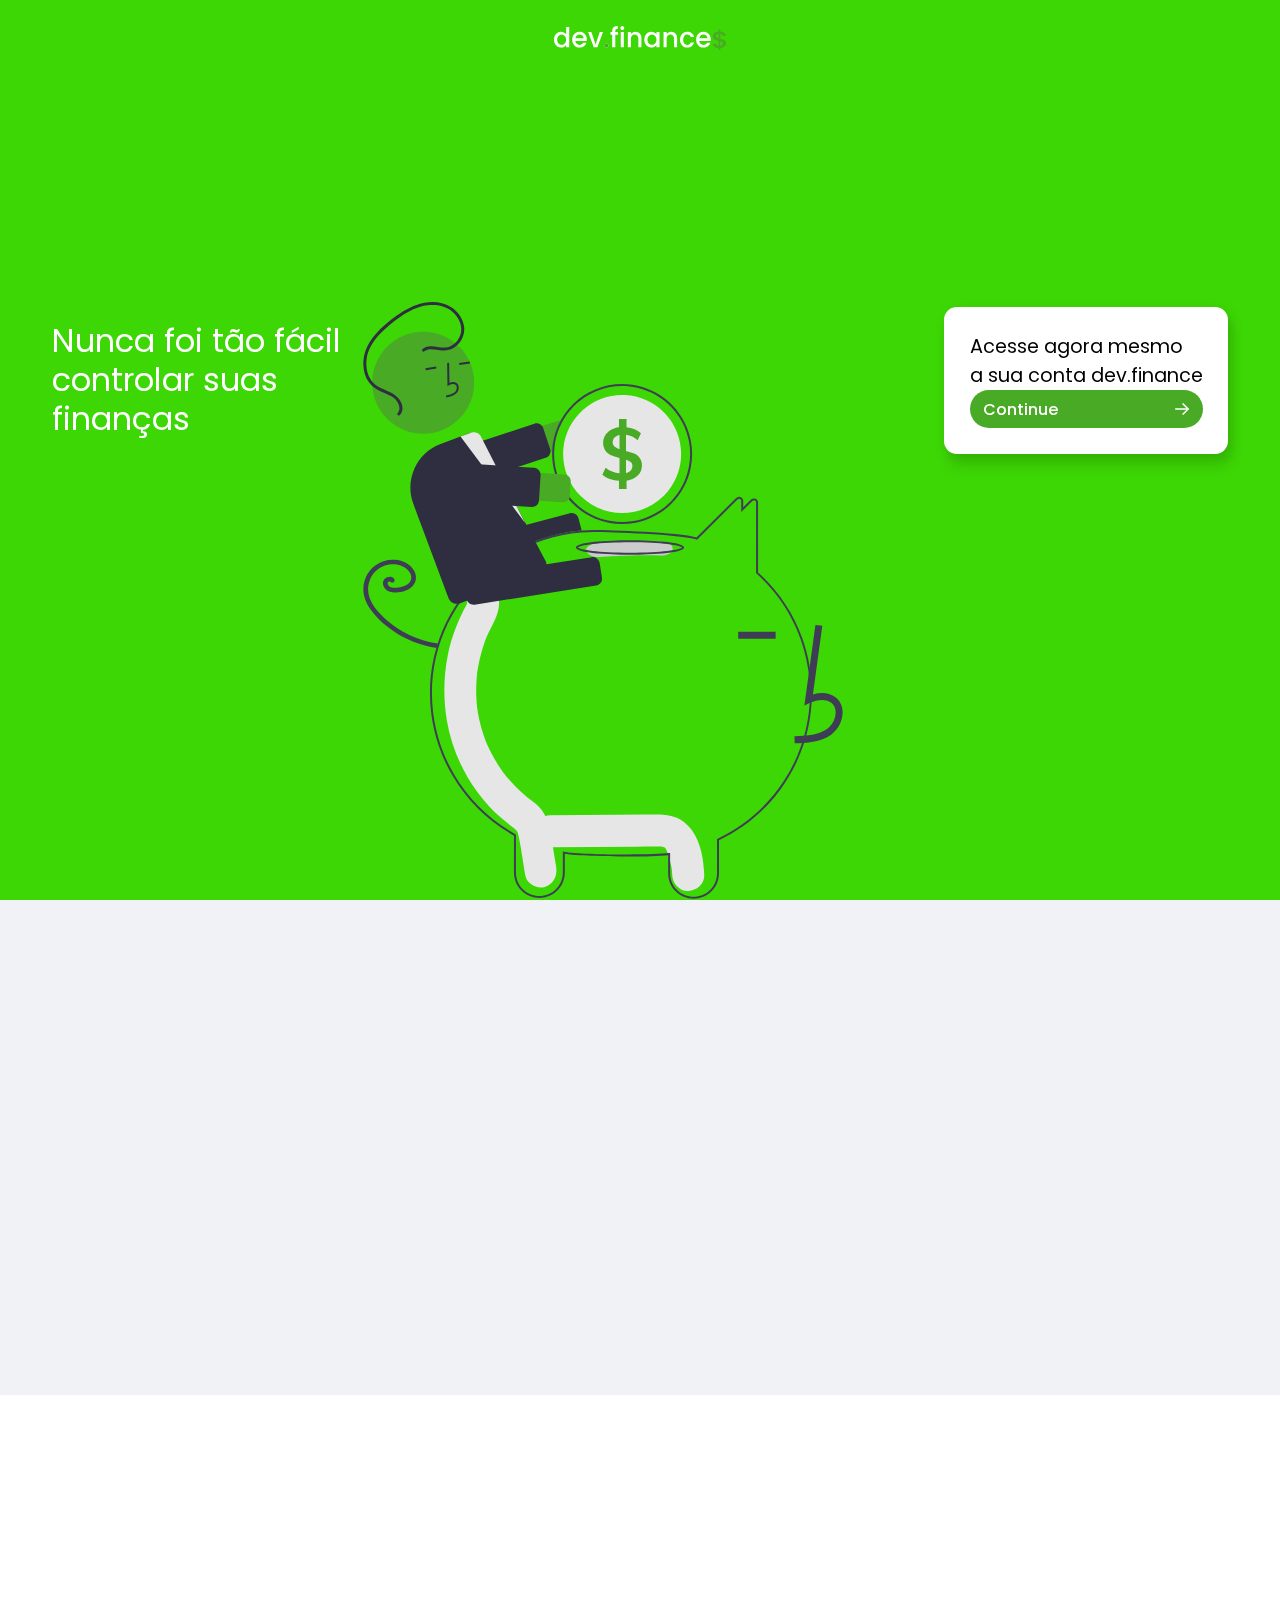
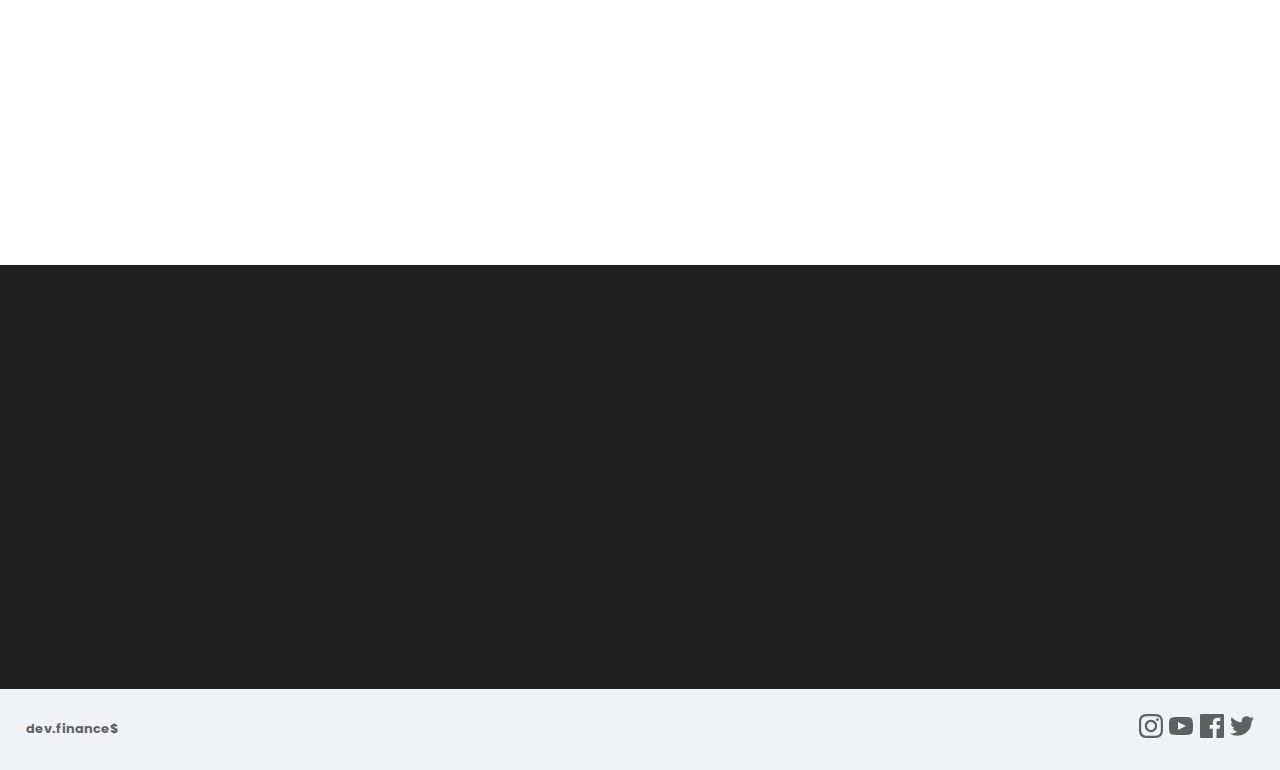
<file: index.html>
<!DOCTYPE html>
<html lang="pt-br">

<head>
  <link rel="preconnect" href="https://fonts.gstatic.com" crossorigin />
  <meta charset="UTF-8">
  <meta name="viewport" content="width=device-width, initial-scale=1.0">
  <link rel="preconnect" href="https://fonts.gstatic.com">
  
  <link
  href="https://fonts.googleapis.com/css2?family=Poppins:ital,wght@0,100;0,400;0,700;1,100;1,400;1,700&display=swap"
  rel="stylesheet">
  

  <link rel="stylesheet" href="styles/style.css">

  <link rel="stylesheet" href="styles/style.css" />


  <link href="https://unpkg.com/aos@2.3.1/dist/aos.css" rel="stylesheet">
  
  <title>dev.finance</title>

</head>

<body>
  <div class="bank">
    <main>
      <section class="hero">
        <header data-aos="fade-down">
          <img src="assets/logo.svg" alt="Logo">
        </header>
        <div class="hero-items" data-aos="fade-up">
          <div class="hero-item-1">
            <p>Nunca foi tão fácil </br>controlar suas</br> finanças</p>
          </div>
          <div class="hero-item-2" data-aos="fade-up">
            <p> Acesse agora mesmo </br> a sua conta dev.finance</p>
            <a href="balance">
              Continue
              <img src="./assets/arrow.svg" alt="">
            </a>
          </div>
        </div>
      </section>

      <section class="details">
        <div class="info" data-aos="fade-rigth">
          <h3> Seu controle </br> financeiro na palma</br> da sua mão</h3>
          <p>
            Lorem ipsum dolor sit, amet consectetur adipisicing elit. Voluptate tempora corrupti non laborum esse ea
            vero at neque dolorem explicabo tenetur, ut sunt ducimus eos architecto distinctio atque repellat deserunt.
          </p>
        </div>
        <div class="ilustration" data-aos="fade-left">
          <img src="./assets/budgetting.svg" alt="">
        </div>
      </section>

      <section class="depoiment">
        <h3 data-aos="zoom-out">Transformando a vida de milhões de clientes</h3>
        <div class="box " data-aos="zoom-out">
          <img src="./assets/quote.svg" alt="">
          <p>
            Sempre utilizei planilhas eletrônicas para realizar o controle das minhas finanças, porém, acabava deixando
            de lado pela dificuldade de manter tudo atualizado. Com o dev.finance, em 5 minutos consigo atualizar tudo o
            que aconteceu no dia e tirar insights das visões e gráficos que são gerados.
          </p>
          <div class="person">
            <img src="./assets/user.svg" alt="">
            <p>Roberto Silva</p>
          </div>
          <div class="controls">
            <button class="back">
              <img src="./assets/arrow-left.svg" alt="">
            </button>
            <button class="next">
              <img src="./assets/arrow-right.svg" alt="">
            </button>
          </div>
        </div>
      </section>

      <section class="dark-mode-exibition">
        <div class="image" data-aos="fade-right">
          <img src="./assets/mockup.png" alt="Dark Mode">
        </div>
        <div class="info" data-aos="fade-left">
          <h3>Diponível em modo noturno</h3>
          <p>
            Lorem ipsum dolor sit amet consectetur adipisicing elit. Ab, aliquid exercitationem at ipsam ullam
            voluptatum dignissimos quia consequatur tempora animi dolores maiores itaque distinctio blanditiis delectus,
            officiis, facere libero minima!
          </p>
          <ul>
              <li>
                <img src="./assets/check.svg" alt="">
                Economia de Bateria
              </li>
            <li>
              <img src="./assets/check.svg" alt="">
              Saúde Visual 
            </li>
            <li>
              <img src="./assets/check.svg" alt="">
              Acessibilidade
            </li>
          </ul>
        </div>
      </section>
    </main>

    <footer>
      <p>dev.finance$</p>
      <ul class="social">      
      <li>
        <a href="#"><img src="./assets/instagram.svg" alt="dev finance instagram"></a>
      </li>
      <li>
        <a href="#"><img src="./assets/youtube.svg" alt="dev finance youtube"></a>
      </li>
      <li>
        <a href="#"><img src="./assets/facebook.svg" alt="dev finance facebook"></a>
      </li>
      <li>
        <a href="#"><img src="./assets/twitter.svg" alt="dev finance twitter"></a>
      </li>
    </ul>
    </footer>
  </div>

  <script src="script.js"></script>
  <script src="https://unpkg.com/aos@2.3.1/dist/aos.js"></script>
  <script>
    AOS.init();
  </script>
</body>

</html>
</file>
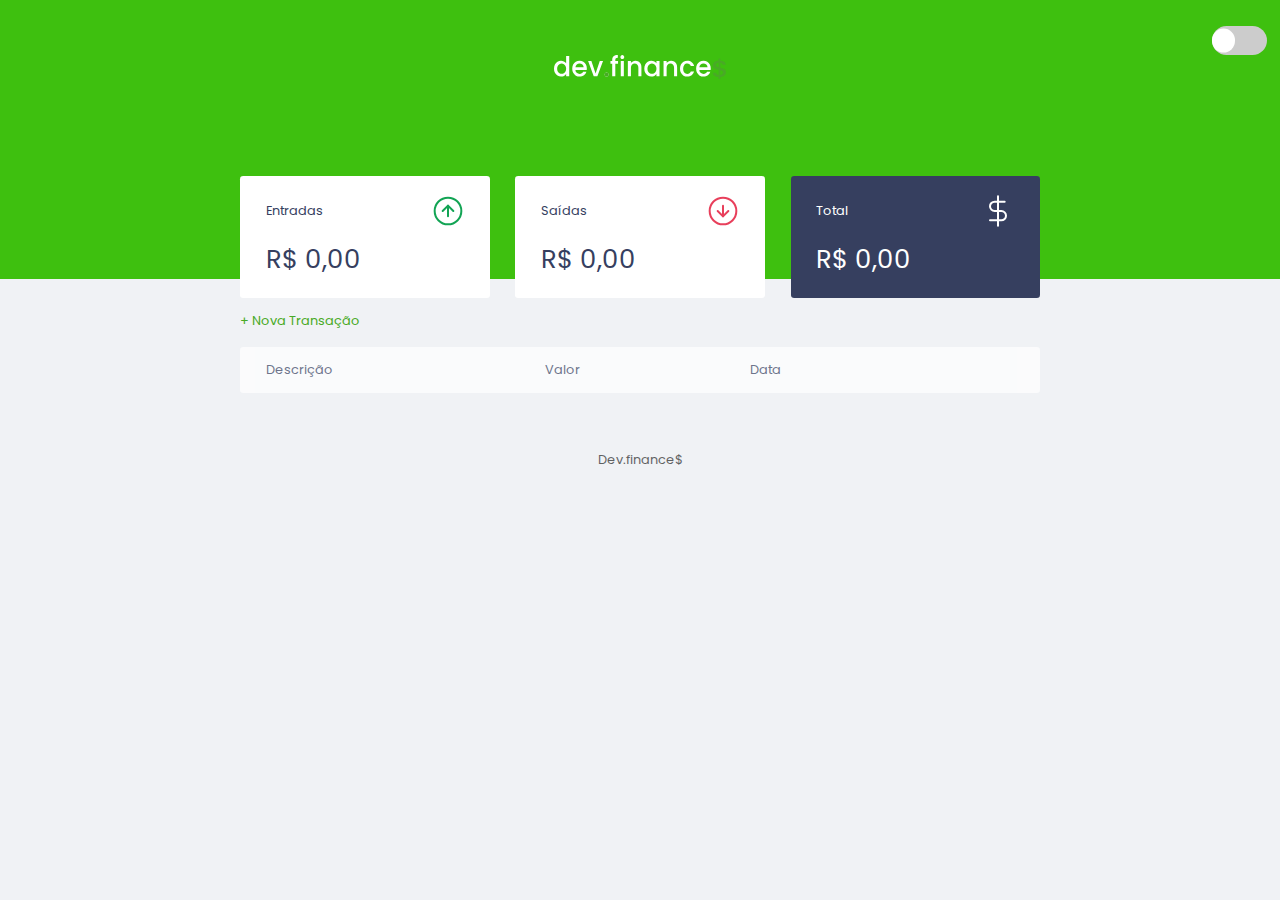
<file: balance/index.html>
<!DOCTYPE html>
<html lang="pt-br">
  <head>
    <link rel="preconnect" href="https://fonts.gstatic.com" crossorigin />
    <meta charset="UTF-8" />
    <meta http-equiv="X-UA-Compatible" content="IE=edge" />
    <meta name="viewport" content="width=device-width, initial-scale=1.0" />
    
    <title>dev.finance</title>

    <link rel="stylesheet" href="../styles/styleBalance.css" />

    <link
      href="https://fonts.googleapis.com/css2?family=Poppins:wght@100;200;400;700&display=swap"
      rel="stylesheet"
    />
  </head>
  <body>
    <header> 
      <div class="theme-switch-wrapper">
        <label for="checkbox" class="theme-switch" >
          <input type="checkbox" id="checkbox">
          <div class="slider round">
          </div>
        </label>    
      </div>
      <img src="../assets/logo.svg" alt="Logo Dev.finance">
    </header>

    <main class="container">
      <section id="balance">
        <h2 class="sr-only">Balanço</h2>
        <div class="card">
            <h3>
              <span>Entradas</span> 
             <img src="../assets/income.svg" alt="Image de entradas">
            </h3>
            <p id="incomeDisplay">R$ 0,00</p>
        </div>
        
        <div class="card">
          <h3>
            <span>Saídas</span>
            <img src="../assets/expense.svg" alt="Image de saidas">
          </h3>
            <p id="expenseDisplay">R$ 0,00</p>
        </div>
        
        <div class="card total">
          <h3>
            <span>Total</span>
            <img src="../assets/total.svg" alt="Image de total">
          </h3>
            
            <p id="totalDisplay">R$ 0,00</p>
        </div>
      </section>

      <section id="transaction">
            <h2 class="sr-only">Transações</h2>
            <a href="#" onclick="Modal.open()" class="button new">+ Nova Transação</a>
        <table id="data-table">
          <thead>
            <tr>
              <th>Descrição</th>
              <th>Valor</th>
              <th>Data</th>
              <th></th>
            </tr>
          </thead>
          <tbody>

          </tbody>
        </table>
      </section>
    </main>


    <div class="modal-overlay">
      <div class="modal">
        <div id="form">
          <h2>Nova Transação</h2>
          <form action="" onsubmit="Form.submit(event)">
              <div class="input-group">
                <label class="sr-only" for="description">Descrição</label>
                <input 
                type="text" 
                id="description" 
                name="description"
                placeholder="Descrição"
                />
              </div>
              <div class="input-group">
                <label class="sr-only" for="amount">Valor</label>
                <input 
                type="number"
                step="0.01" 
                id="amount" 
                name="amount"
                placeholder="0,00"
                />
                <small class="help">Use o sinal - (negativo) para despesas e , (vírgula) para casas decimais</small>
              </div>

              <div class="input-group">
                <label class="sr-only" for="date">Data</label>
                <input 
                type="date" 
                id="date" 
                name="date"
                placeholder="Data"
                />
              </div>

              <div class="input-group actions">
                <a href="#" onclick="Modal.close()" class="button cancel">Cancelar</a>
                <button>Salvar</button>
              </div>
          </form>
        </div>
      </div>
    </div>

    <footer>
      <p>Dev.finance$</p>
    </footer>

    <script src="./scripts.js" ></script>
  </body>
</html>
</file>
<file: styles/style.css>
:root {
  --green: #49aa26;
  --light-green: #3dd705;
  --red: #e92929;
  --bg-header: #2D4A22;
  --bg-color: #f0f2f5;
  --font-color: #363f5f;
  --secondary-color: white;
  --transition-delay: 0.4s;
  --cancel-color: var(--red);
  --primary-color: var(--green);
}

*, ::after, ::before {
  margin: 0;
  padding: 0;
  box-sizing: border-box;
}

html {
  font-size: 80.5%;
}

body {
  background: var(--bg-color);
  font-family: "Poppins", sans-serif;
}




.rotate-scale-down-over {
  animation: rotate-scale-down-over 0.65s linear both infinite;
}


@keyframes rotate-scale-down-over {
  0% {
    transform: scale(1) rotateY(0);
  }
  50% {
    transform: scale(0.5) rotateY(180deg);
  }
  100% {
    transform: scale(1) rotateY(360deg);
  }
}

.bank .hero {
  background: var(--light-green);
  height: 100vh;
  background-image: url("../assets/bg-hero.svg");
  background-position: bottom center;
  background-repeat: no-repeat;
}


.bank header {
  background: none;
  padding: 2rem;
  text-align: center;
}

.bank .hero-items {
  margin: 25vh 4rem;
  display: flex;
  justify-content: space-between;
  align-items: center;
  flex-direction: row;
}

.bank .hero-items .hero-item-1 {
  display: inline-block;
  text-align: left;
}

.bank .hero-items .hero-item-1 p {
  color: white;
  font-weight: 400;
  font-size: 2.5rem;
  line-height: 3rem;
}

.bank .hero-items .hero-item-2 {
  display: inline-block;
  background: white;
  border-radius: 1rem;
  box-shadow: 0.25rem 0.25rem 1rem rgba(0, 0, 0, 0.1), 0.25rem 1rem 1rem rgba(0, 0, 0, 0.1);
  padding: 2rem;
}
.bank .hero-items .hero-item-2 p {
  font-size: 1.5rem;
  padding: -bottom 2 rem;
}
.bank .hero-items .hero-item-2 a {
  cursor: pointer;
  text-decoration: none;
  border-radius: 10rem;
  border: none;
  padding: 0.5rem 1rem;
  font-size: 1.25rem;
  font-weight: 500;
  text-align: left;
  color: white;
  width: 100%;
  background: var(--primary-color);
  display: flex;
  justify-content: space-between;
  align-items: center;
  flex-direction: row;
  transition: background 0.3s ease-in-out;
}
.bank .hero-items .hero-item-2 a:hover {
  background: var(--light-green);
}
.bank .details {
  padding: 4rem;
  display: flex;
  justify-content: center;
  align-items: center;
  flex-direction: row;
  flex-wrap: wrap;
  max-width: 100vw;
  overflow: hidden;
}
.bank .details .info {
  color: #404040;
  flex: 1 1 30rem;
}
.bank .details .info h3 {
  font-size: 3.5rem;
}
.bank .details .info p {
  font-size: 1.25rem;
}
.bank .details .ilustration {
  flex: 1 1 30rem;
  text-align: right;
}
.bank .details .ilustration img {
  max-width: 40rem;
}
.bank .depoiment {
  background: white;
  display: flex;
  justify-content: center;
  align-items: center;
  flex-direction: column;
  padding: 4rem 0;
}
.bank .depoiment h3 {
  font-size: 2.25rem;
  padding-bottom: 2rem;
  text-align: center;
}
.bank .depoiment .box {
  position: relative;
  background: var(--light-green);
  padding: 2rem;
  border-radius: 2rem;
  color: white;
  max-width: 40rem;
  max-height: 40rem;
}
.bank .depoiment .box img {
  min-width: 3rem;
}
.bank .depoiment .box p {
  font-size: 1.25rem;
}
.bank .depoiment .box .person {
  display: flex;
  justify-content: flex-start;
  align-items: center;
  flex-direction: row;
  padding-top: 1rem;
}
.bank .depoiment .box .person P {
  padding-left: 1rem;
}

.bank .depoiment .box .controls {
  position: absolute;
  bottom: 2rem;
  right: 2rem;
  display: flex;
  justify-content: center;
  align-items: center;
  flex-direction: row;
}

.bank .depoiment .box .controls button {
  background: none;
  border: none;
  outline: none;
}

.bank .depoiment .box .controls button img {
  -o-object-fit: contain;
     object-fit: contain;
  width: 2rem;
  height: 2rem;
}

.bank .dark-mode-exibition {
  padding: 4rem;
  display: flex;
  justify-content: center;
  align-items: center;
  flex-direction: row;
  flex-wrap: wrap;
  background: #202020;
  max-width: 100vw;
  overflow: hidden;
}

.bank .dark-mode-exibition .image {
  flex: 1 1 36rem;
  text-align: center;
}

.bank .dark-mode-exibition .image img {
  max-width: 40rem;
}

.bank .dark-mode-exibition .info {
  flex: 1 1 18rem;
  display: flex;
  justify-content: center;
  align-items: flex-start;
  flex-direction: column;
  color: white;
}

.bank .dark-mode-exibition .info h3 {
  font-size: 2.5rem;
}

.bank .dark-mode-exibition .info p {
  opacity: 0.8rem;
  font-size: 1.25rem;
}

.bank .dark-mode-exibition .info ul {
  list-style: none;
  padding: 2 rem 0;
  line-height: 2rem;
  font-size: 1.25rem;
  font-weight: 700;
}

.bank footer {
  display: flex;
  justify-content: space-between;
  align-items: center;
  flex-direction: row;
  padding: 2rem;
  font-weight: bold;
  opacity: 0.6;
 
}


.bank footer .social {
  list-style: none;
  display: flex;
  justify-content: space-between;
  align-items: center;
  flex-direction: row;
  }

.bank footer .social li {
  padding-left: 0.5rem;
}

.bank footer .social a {
  cursor: pointer;
}

@media (max-width: 1150px) {
  .bank .hero {
    background-position: right center;
  }
  .bank .hero .hero-items {
    margin: 2rem 2rem;
    display: flex;
    justify-content: center;
    align-items: center;
    flex-direction: column;
  }
  .bank .hero .hero-items .hero-item-1 {
    margin-bottom: 2rem;
  }
  .bank .hero .hero-items .hero-item-1 p {
    text-align: center;
    font-size: 2rem;
  }
}

@media (max-width: 600px) {
  .bank .details .info h3 {
    font-size: 2.5rem;
    padding-bottom: 1rem;
  }
  .bank .dark-mode-exibition .image {
    display: none;
    visibility: hidden;
  }
}

.theme-switch-wrapper {
  align-self: flex-end;
  padding-right: 1rem;
  display: flex;
  align-items: center;
}

.theme-switch {
  display: inline-block;
  height: 2.3rem;
  position: relative;
  width: 4.3rem;
}

.theme-switch input {
  display: none;
}

.slider {
  cursor: pointer;
  position: absolute;
  top: 0;
  bottom: 0;
  left: 0;
  right: 0;
  transition: 0.4s;
  background-color: #ccc;
  border-radius: 34px;
}

.slider::before {
  content: "";
  position: absolute;
  left: 0.25rem;
  bottom: 50%;
  transform: translateY(50%);
  height: 1.8rem;
  width: 1.8rem;
  background-color: #fff;
  transition: 0.4s;
  border-radius: 50%;
}

input:checked + .slider {
  background-color: var(--green);
}

input:checked + .slider:before {
  transform: translate(2rem, 50%);
}/*# sourceMappingURL=style.css.map */
</file>
<file: styles/styleBalance.css>
:root {
  --dark-blue: #363f5f;
  --green: #49AA26;
  --red: #e92929;
  --light-green: #3dd705;
  --bg-header: #3ec00f;
  --bg-color: #f0f2f5;
  --font-color: #363f5f;
  --primary-color: var(--green);
  --secondary-color: white;
  --cancel-color: var(--red);

  font-size: 80.5%;
  --transition-delay: 0.4s;
}

*,::after , ::before {  
  margin: 0;
  padding: 0;
  box-sizing: border-box;
}

[data-theme="dark"]{
  --bg-header: #121214;
  --bg-color: #202024;
  --secondary-color: #1c1c1c;
  --font-color: white;
  
}

html{
  font-size: 93.75%; /* 15px */
}

body {
  background: var(--bg-color);
  font-family: "Poppins", sans-serif;
}

.sr-only{
  position: absolute;
  width: .1rem;
  height: .1rem;
  padding: 0;
  margin: -1px;
  overflow: hidden;
  clip: rect(0, 0, 0, 0);
  white-space: nowrap;
  border-width: 0;
}

.container {
  width: min(90vw, 800px);
  margin: auto;
}

h2 {
  margin-top: 3.2rem;
  margin-bottom: 0.8rem;
  color: var(--dark-blue);

  font-weight: normal;
}

a {
  text-decoration: none;
  color: var(--link-color);
}

a:hover {
  color: var(--link-hover);
}

button{
  width: 100%;
  height: 50px;

  border: none;
  border-radius: 0.25rem;

  color: var(--secondary-color);
  background-color: var(--green);
  
  cursor: pointer;
}

button:hover{
  background:#53be2c;
  opacity: 1;
  transition: all 0.5s ease;

}

.button.new {
  display: inline-block;
  margin-bottom: .8rem;
  color: var(--green);
}

.button.cancel{
  color: var(--red);
  border: 2px solid var(--red);
  border-radius: 0.25rem;
  
  height: 3.5rem;
  
  display: flex;
  justify-content: center;
  align-items: center;

  opacity: 0.6;
}

.button.cancel:hover{
  opacity: 1;
  transition: all 0.5s ease;
}


header {
  background: var(--bg-header);
  padding: 2rem 0 15rem;
  text-align: center;
}

#logo {
  color:var(--secondary-color);
  font-weight: 100;
}

#balance {
  margin-top: -8rem;
}

#balance h2 {
  color: var(--secondary-color);
  margin-top: 0;
}

.card {
  background: var(--secondary-color);
  padding: 1.5rem 2rem;
  margin-bottom: 1rem;  
  border-radius: 0.25rem;
  transition:  transform 0.3s;
  color: var(--font-color);
}

.card:hover {
  transform: scale(1.1);
}

.card h3 {
  font-weight: normal;
  font-size: 1rem;

  display: flex;
  align-items: center;
  justify-content: space-between;
}

.card p {
  font-size: 2rem;
  line-height: 3rem;

  margin-top: 1rem;
}

.card.total {
  background: var(--dark-blue);
  color: white;
}


#transaction{
  display: block;
  width: 100%;
  overflow-x: auto;
}

#data-table {
  width: 100%;
  border-spacing: 0 0.5rem;
  color: var(--font-color);
}

table thead tr th:first-child,
table tbody tr td:first-child {
  border-radius: 0.25rem 0 0 0.25rem;
}

table thead tr th:last-child,
table tbody tr td:last-child {
  border-radius: 0 0.25rem 0.25rem 0;
}

table thead th {
  background: var(--secondary-color);
  font-weight: normal;
  padding: 1rem 2rem;
  text-align: left;
}

table tbody td {
  background: var(--secondary-color);
  padding: 1rem 2rem;
}

table tr {
  opacity: 0.7;
}

table tbody tr:hover {
  opacity: 1;
  transition: all 0.5s ease;
}

td.description {
  color:black;
}

td.income {
  color: var(--green);
}

td.expense {
  color: var(--red);
}


.modal-overlay{
  width: 100%;
  height: 100%;

  background-color: rgba(0, 0, 0, .7);

  position: fixed;
  top: 0;


  display: flex;
  justify-content: center;
  align-items: center;

  opacity: 0;
  visibility: hidden;

  z-index: 2;
}

.modal-overlay.active{
  opacity: 1;
  visibility: visible;
}

.modal{
  background-color: var(--bg-color);
  padding: 2.4rem;
  border-radius: 1rem;

  position: relative;
  z-index: 999;
}


#form{
  max-width: 500px;
}

#form h2{
  margin-top: 0;
}

#form form input{
  border: none;
  border-radius: 0.2rem;
  padding: 0.8rem;

  width: 100%;
}

.input-group{
  margin-top: 0.8rem;
}

.input-group small{
 color: var(--light-green)
 
}

.input-group.actions{
  display: flex;
  justify-content: space-between;
  align-items: center;
}

.input-group.actions .button,
.input-group.actions button{
  width: 48%;
  
}


footer {
  text-align: center;
  padding: 4rem 0 2rem;
  color: black;

  opacity: 0.6;
}

/* dark theme */

.theme-switch-wrapper{  
  align-self: flex-start;
  padding-right: 1rem;
  flex-direction: row-reverse;
 

  display: flex;
  align-items: center;
}

.theme-switch{
  display: inline-block;
  height: 2.3rem;
  position: relative;
  width: 4.3rem;
}

.theme-switch input {
  display: none;
}

.slider {
  cursor: pointer;
  position: absolute;
  top: 0;
  bottom: 0;
  left: 0;
  right: 0;
  -webkit-transition: 0.4s;
  transition: 0.4s;
  background-color: #ccc;
  border-radius: 34px;
}

.slider::before {
  content: "";
  position: absolute;
  left: .025rem;
  bottom: 50%;
  transform: translateY(50%);

  height: 1.8rem;
  width: 1.8rem;
  background-color: #fff;
  transition: 0.4s;
  border-radius: 50%;
}

/* Slider seguido de um input checked */
input:checked + .slider {
  background-color:  var(--green);
}

/* Rolar a bolinha para o outro lado */
input:checked + .slider::before{
  transform: translate(2rem, 50%);
}

/* Responsive */
@media (min-width: 800px){
  html{
    font-size: 87.5%;
  }

  #balance{
    display: grid; 
    grid-template-columns: repeat(3, 1fr);
    gap: 2rem;
  }

}
</file>
